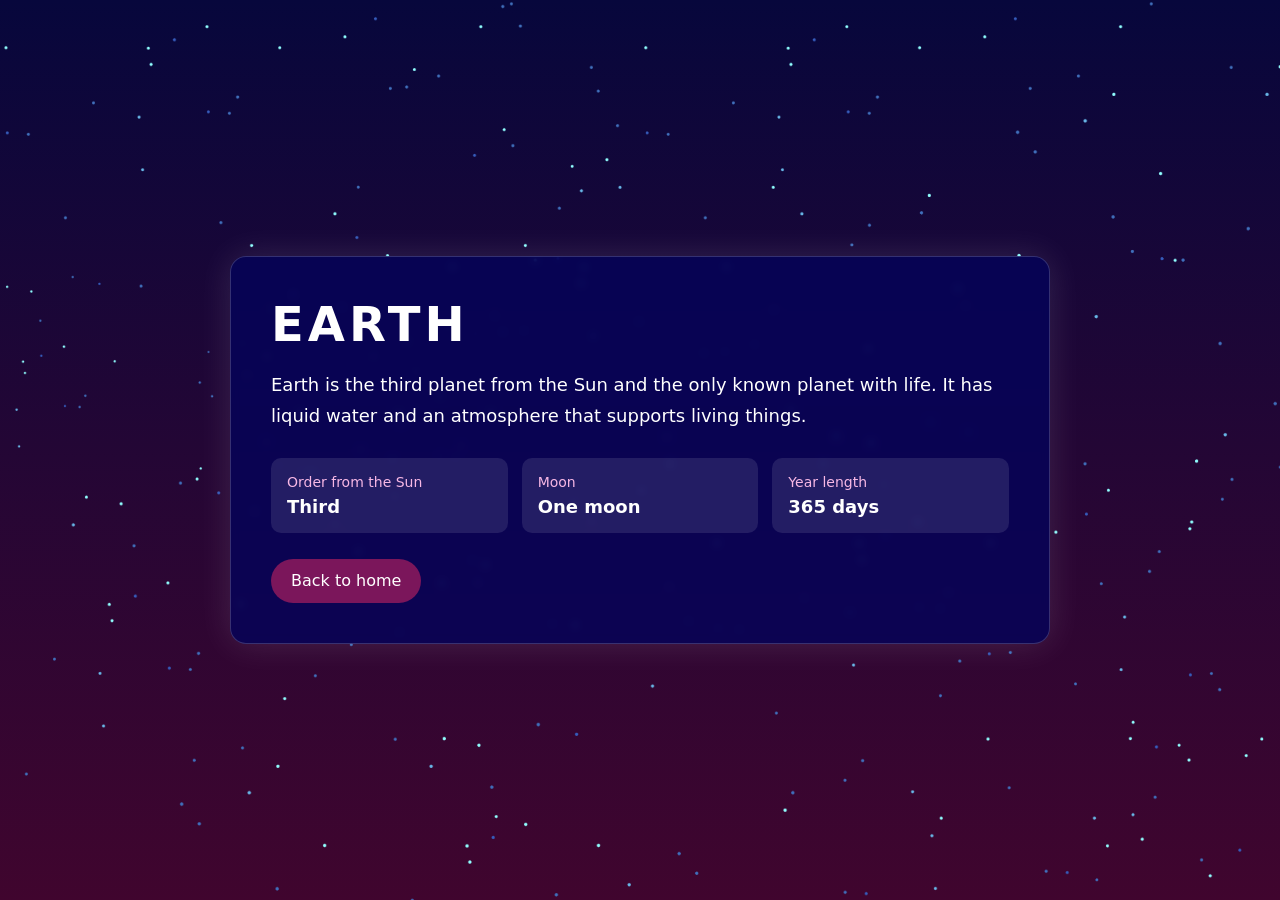
<file: pages/earth.html>
<!DOCTYPE html>
<html lang="en">
<head>
    <meta charset="UTF-8">
    <meta name="viewport" content="width=device-width, initial-scale=1.0">
    <link rel="stylesheet" href="../css/style.css">
    <title>Earth | MilkyWay</title>
</head>
<body class="planet-page">
<section>
    <div class="planet-card">
        <h1>Earth</h1>
        <p>Earth is the third planet from the Sun and the only known planet with life. It has liquid water and an atmosphere that supports living things.</p>
        <div class="facts">
            <div class="fact"><span>Order from the Sun</span><strong>Third</strong></div>
            <div class="fact"><span>Moon</span><strong>One moon</strong></div>
            <div class="fact"><span>Year length</span><strong>365 days</strong></div>
        </div>
        <a class="back-link" href="../index.html">Back to home</a>
    </div>
</section>
</body>
</html>
</file>
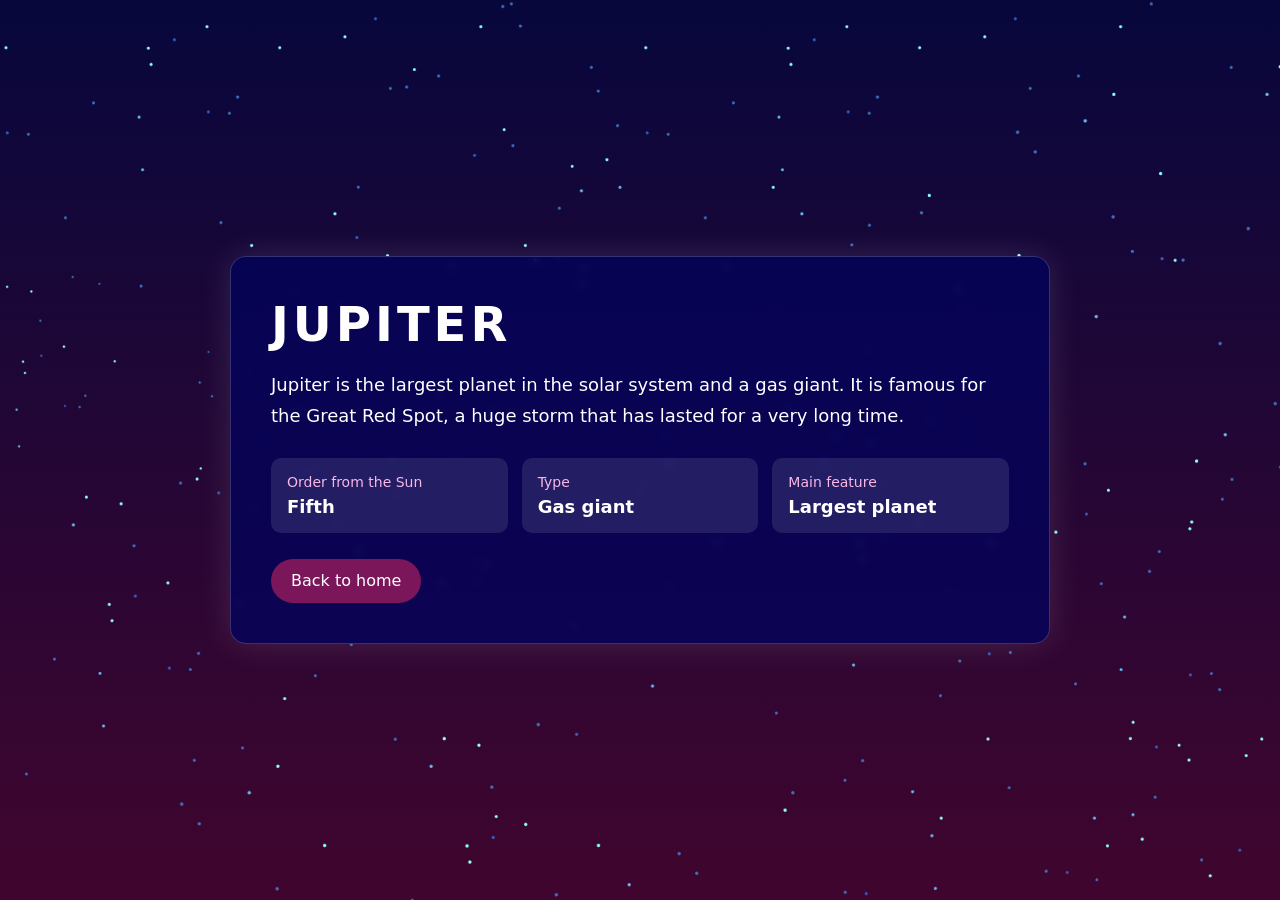
<file: pages/jupiter.html>
<!DOCTYPE html>
<html lang="en">
<head>
    <meta charset="UTF-8">
    <meta name="viewport" content="width=device-width, initial-scale=1.0">
    <link rel="stylesheet" href="../css/style.css">
    <title>Jupiter | MilkyWay</title>
</head>
<body class="planet-page">
<section>
    <div class="planet-card">
        <h1>Jupiter</h1>
        <p>Jupiter is the largest planet in the solar system and a gas giant. It is famous for the Great Red Spot, a huge storm that has lasted for a very long time.</p>
        <div class="facts">
            <div class="fact"><span>Order from the Sun</span><strong>Fifth</strong></div>
            <div class="fact"><span>Type</span><strong>Gas giant</strong></div>
            <div class="fact"><span>Main feature</span><strong>Largest planet</strong></div>
        </div>
        <a class="back-link" href="../index.html">Back to home</a>
    </div>
</section>
</body>
</html>
</file>
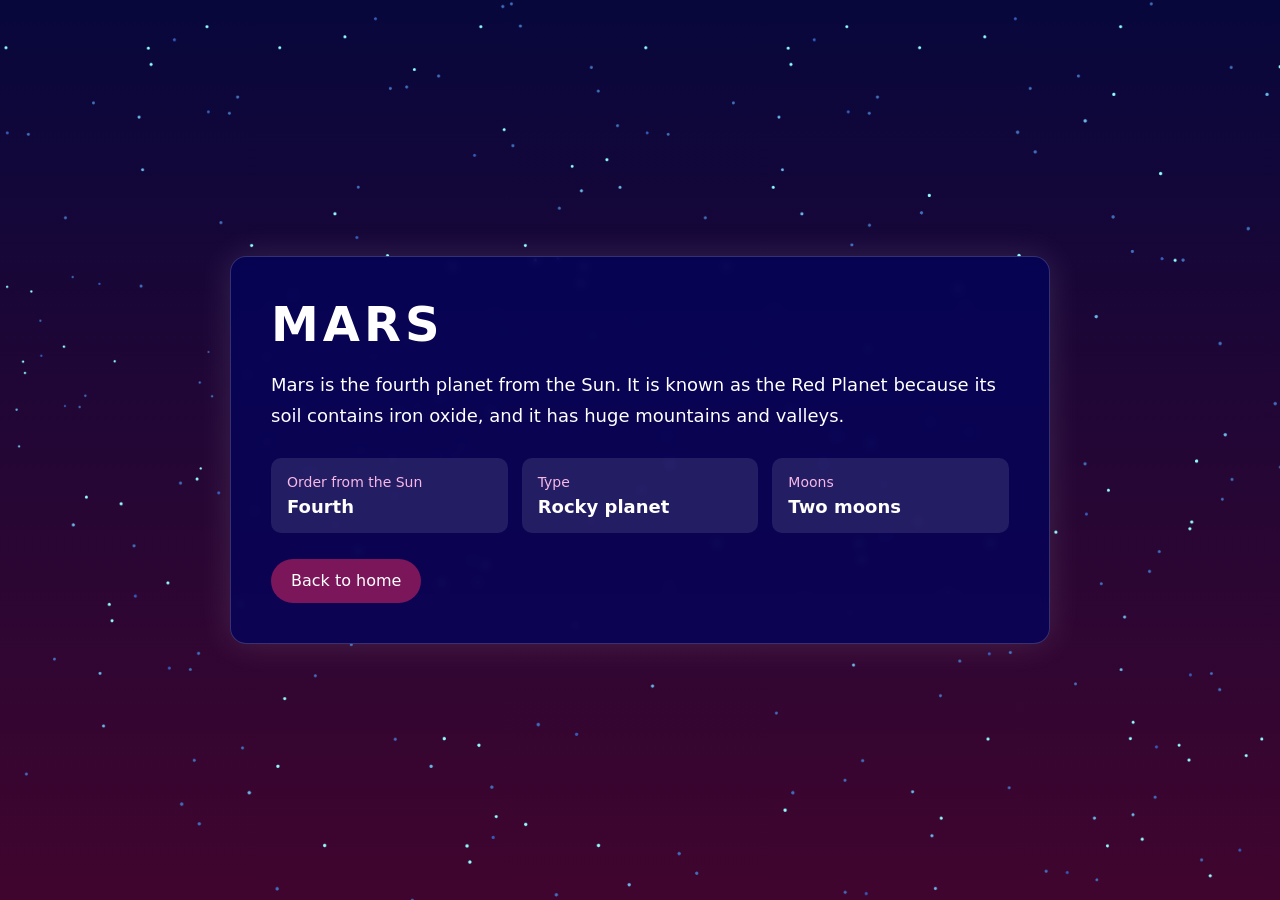
<file: pages/mars.html>
<!DOCTYPE html>
<html lang="en">
<head>
    <meta charset="UTF-8">
    <meta name="viewport" content="width=device-width, initial-scale=1.0">
    <link rel="stylesheet" href="../css/style.css">
    <title>Mars | MilkyWay</title>
</head>
<body class="planet-page">
<section>
    <div class="planet-card">
        <h1>Mars</h1>
        <p>Mars is the fourth planet from the Sun. It is known as the Red Planet because its soil contains iron oxide, and it has huge mountains and valleys.</p>
        <div class="facts">
            <div class="fact"><span>Order from the Sun</span><strong>Fourth</strong></div>
            <div class="fact"><span>Type</span><strong>Rocky planet</strong></div>
            <div class="fact"><span>Moons</span><strong>Two moons</strong></div>
        </div>
        <a class="back-link" href="../index.html">Back to home</a>
    </div>
</section>
</body>
</html>
</file>
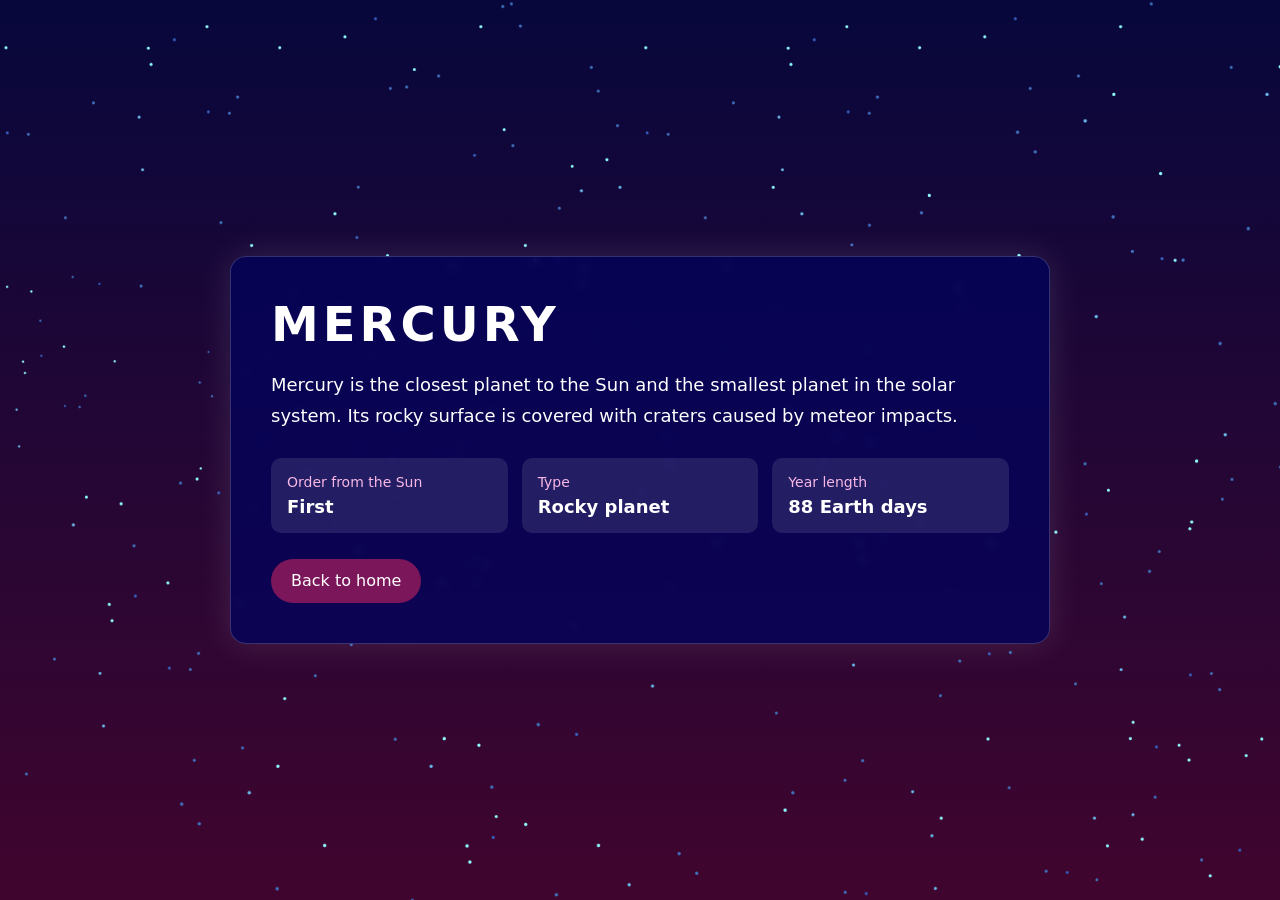
<file: pages/mercury.html>
<!DOCTYPE html>
<html lang="en">
<head>
    <meta charset="UTF-8">
    <meta name="viewport" content="width=device-width, initial-scale=1.0">
    <link rel="stylesheet" href="../css/style.css">
    <title>Mercury | MilkyWay</title>
</head>
<body class="planet-page">
<section>
    <div class="planet-card">
        <h1>Mercury</h1>
        <p>Mercury is the closest planet to the Sun and the smallest planet in the solar system. Its rocky surface is covered with craters caused by meteor impacts.</p>
        <div class="facts">
            <div class="fact"><span>Order from the Sun</span><strong>First</strong></div>
            <div class="fact"><span>Type</span><strong>Rocky planet</strong></div>
            <div class="fact"><span>Year length</span><strong>88 Earth days</strong></div>
        </div>
        <a class="back-link" href="../index.html">Back to home</a>
    </div>
</section>
</body>
</html>
</file>
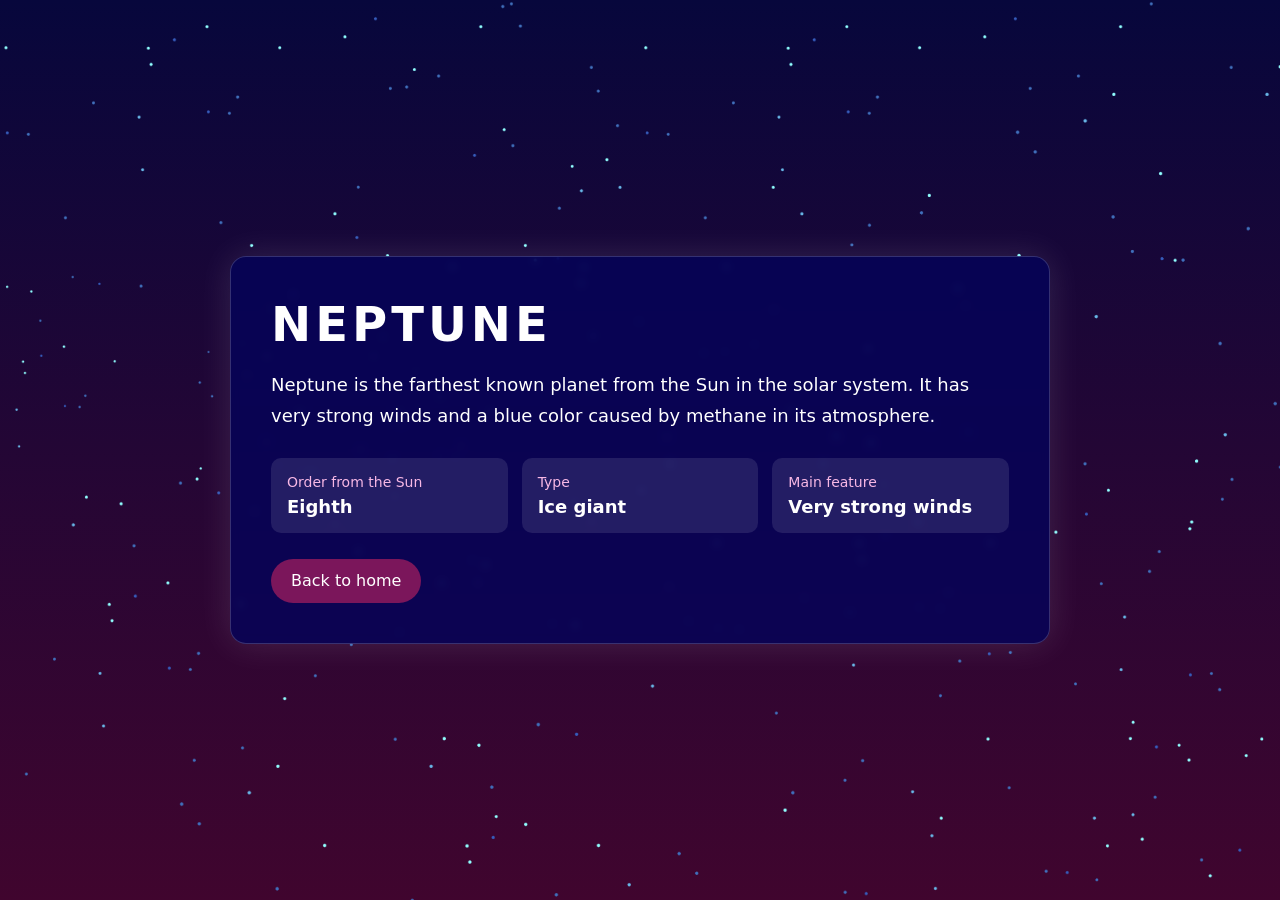
<file: pages/neptune.html>
<!DOCTYPE html>
<html lang="en">
<head>
    <meta charset="UTF-8">
    <meta name="viewport" content="width=device-width, initial-scale=1.0">
    <link rel="stylesheet" href="../css/style.css">
    <title>Neptune | MilkyWay</title>
</head>
<body class="planet-page">
<section>
    <div class="planet-card">
        <h1>Neptune</h1>
        <p>Neptune is the farthest known planet from the Sun in the solar system. It has very strong winds and a blue color caused by methane in its atmosphere.</p>
        <div class="facts">
            <div class="fact"><span>Order from the Sun</span><strong>Eighth</strong></div>
            <div class="fact"><span>Type</span><strong>Ice giant</strong></div>
            <div class="fact"><span>Main feature</span><strong>Very strong winds</strong></div>
        </div>
        <a class="back-link" href="../index.html">Back to home</a>
    </div>
</section>
</body>
</html>
</file>
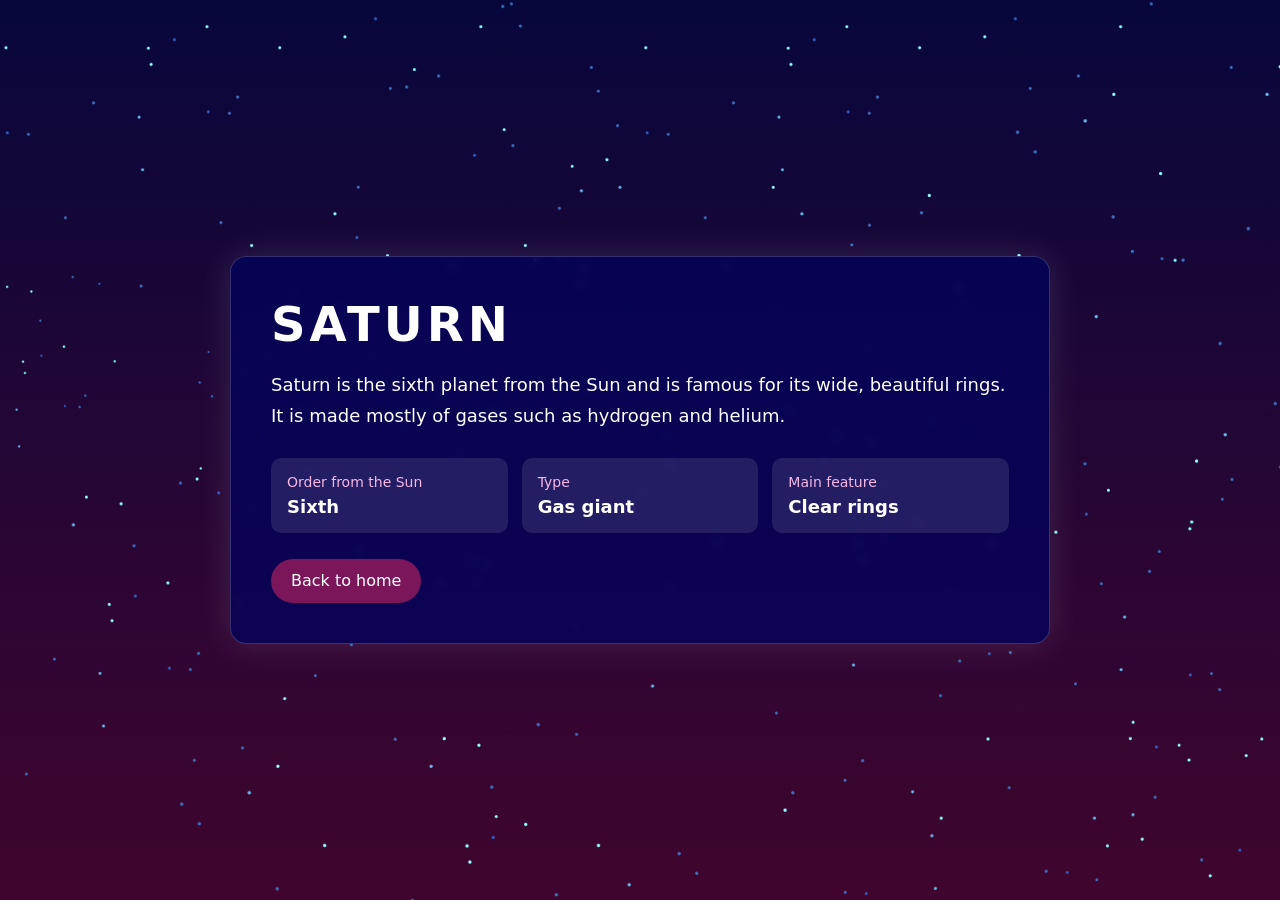
<file: pages/saturn.html>
<!DOCTYPE html>
<html lang="en">
<head>
    <meta charset="UTF-8">
    <meta name="viewport" content="width=device-width, initial-scale=1.0">
    <link rel="stylesheet" href="../css/style.css">
    <title>Saturn | MilkyWay</title>
</head>
<body class="planet-page">
<section>
    <div class="planet-card">
        <h1>Saturn</h1>
        <p>Saturn is the sixth planet from the Sun and is famous for its wide, beautiful rings. It is made mostly of gases such as hydrogen and helium.</p>
        <div class="facts">
            <div class="fact"><span>Order from the Sun</span><strong>Sixth</strong></div>
            <div class="fact"><span>Type</span><strong>Gas giant</strong></div>
            <div class="fact"><span>Main feature</span><strong>Clear rings</strong></div>
        </div>
        <a class="back-link" href="../index.html">Back to home</a>
    </div>
</section>
</body>
</html>
</file>
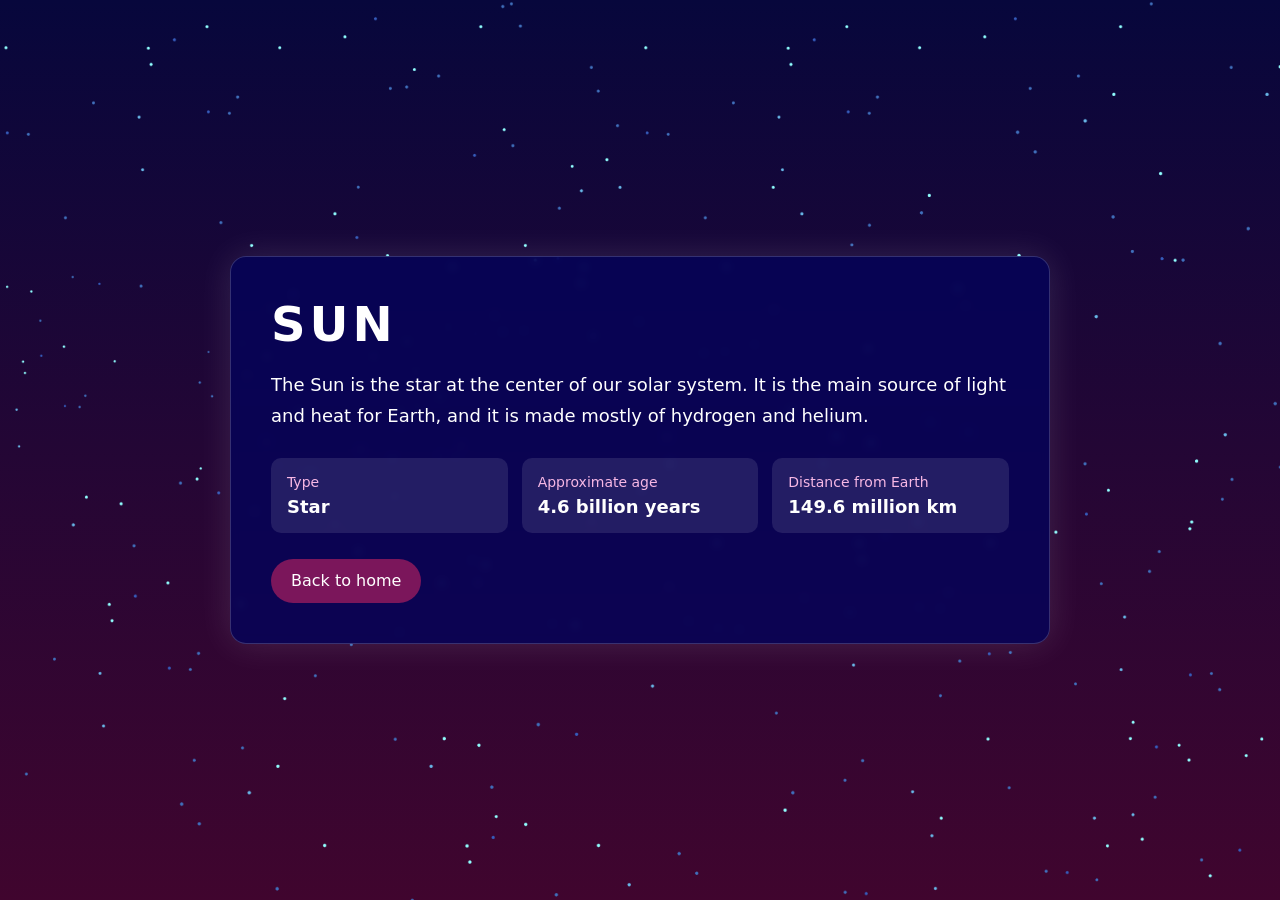
<file: pages/sun.html>
<!DOCTYPE html>
<html lang="en">
<head>
    <meta charset="UTF-8">
    <meta name="viewport" content="width=device-width, initial-scale=1.0">
    <link rel="stylesheet" href="../css/style.css">
    <title>Sun | MilkyWay</title>
</head>
<body class="planet-page">
<section>
    <div class="planet-card">
        <h1>Sun</h1>
        <p>The Sun is the star at the center of our solar system. It is the main source of light and heat for Earth, and it is made mostly of hydrogen and helium.</p>
        <div class="facts">
            <div class="fact"><span>Type</span><strong>Star</strong></div>
            <div class="fact"><span>Approximate age</span><strong>4.6 billion years</strong></div>
            <div class="fact"><span>Distance from Earth</span><strong>149.6 million km</strong></div>
        </div>
        <a class="back-link" href="../index.html">Back to home</a>
    </div>
</section>
</body>
</html>
</file>
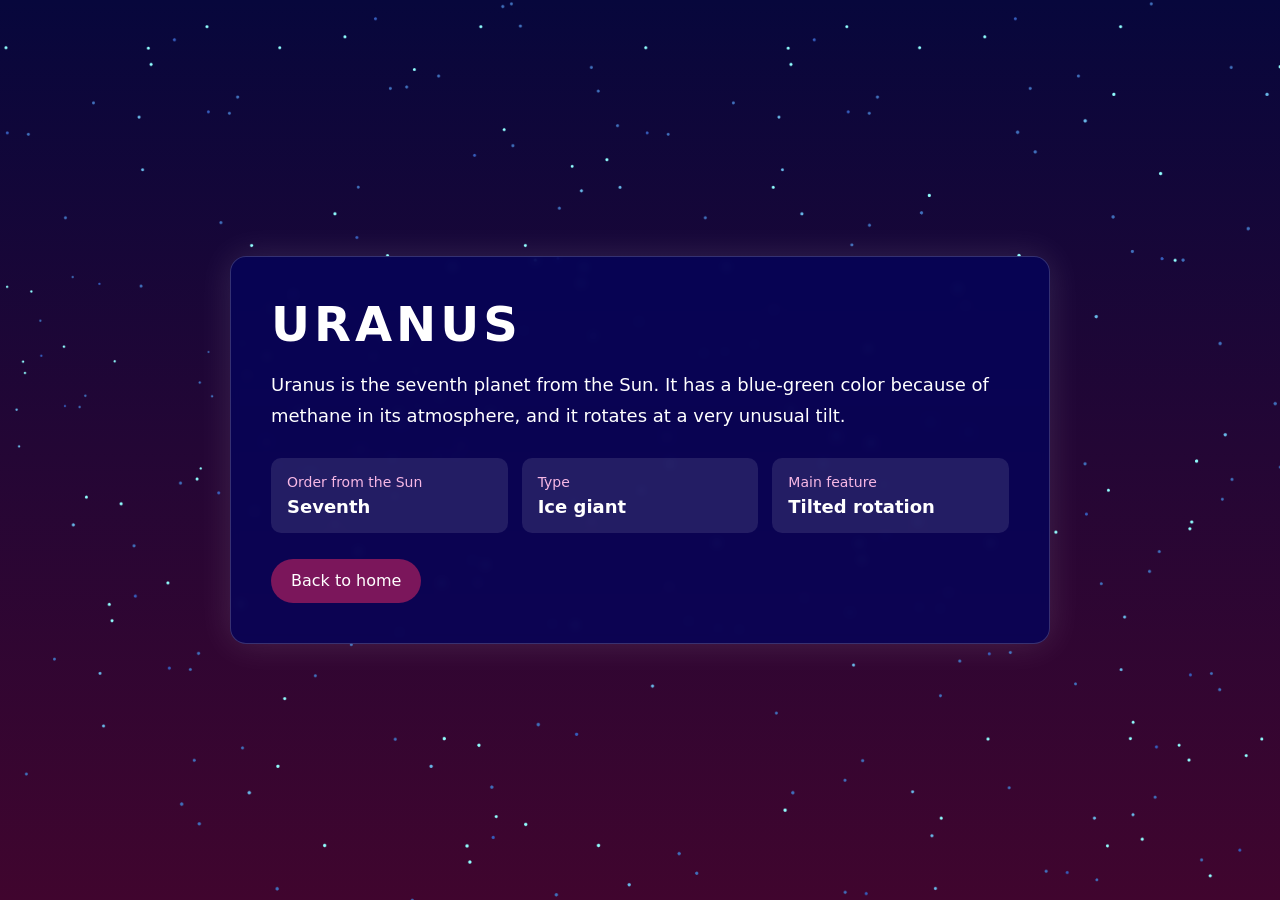
<file: pages/uranus.html>
<!DOCTYPE html>
<html lang="en">
<head>
    <meta charset="UTF-8">
    <meta name="viewport" content="width=device-width, initial-scale=1.0">
    <link rel="stylesheet" href="../css/style.css">
    <title>Uranus | MilkyWay</title>
</head>
<body class="planet-page">
<section>
    <div class="planet-card">
        <h1>Uranus</h1>
        <p>Uranus is the seventh planet from the Sun. It has a blue-green color because of methane in its atmosphere, and it rotates at a very unusual tilt.</p>
        <div class="facts">
            <div class="fact"><span>Order from the Sun</span><strong>Seventh</strong></div>
            <div class="fact"><span>Type</span><strong>Ice giant</strong></div>
            <div class="fact"><span>Main feature</span><strong>Tilted rotation</strong></div>
        </div>
        <a class="back-link" href="../index.html">Back to home</a>
    </div>
</section>
</body>
</html>
</file>
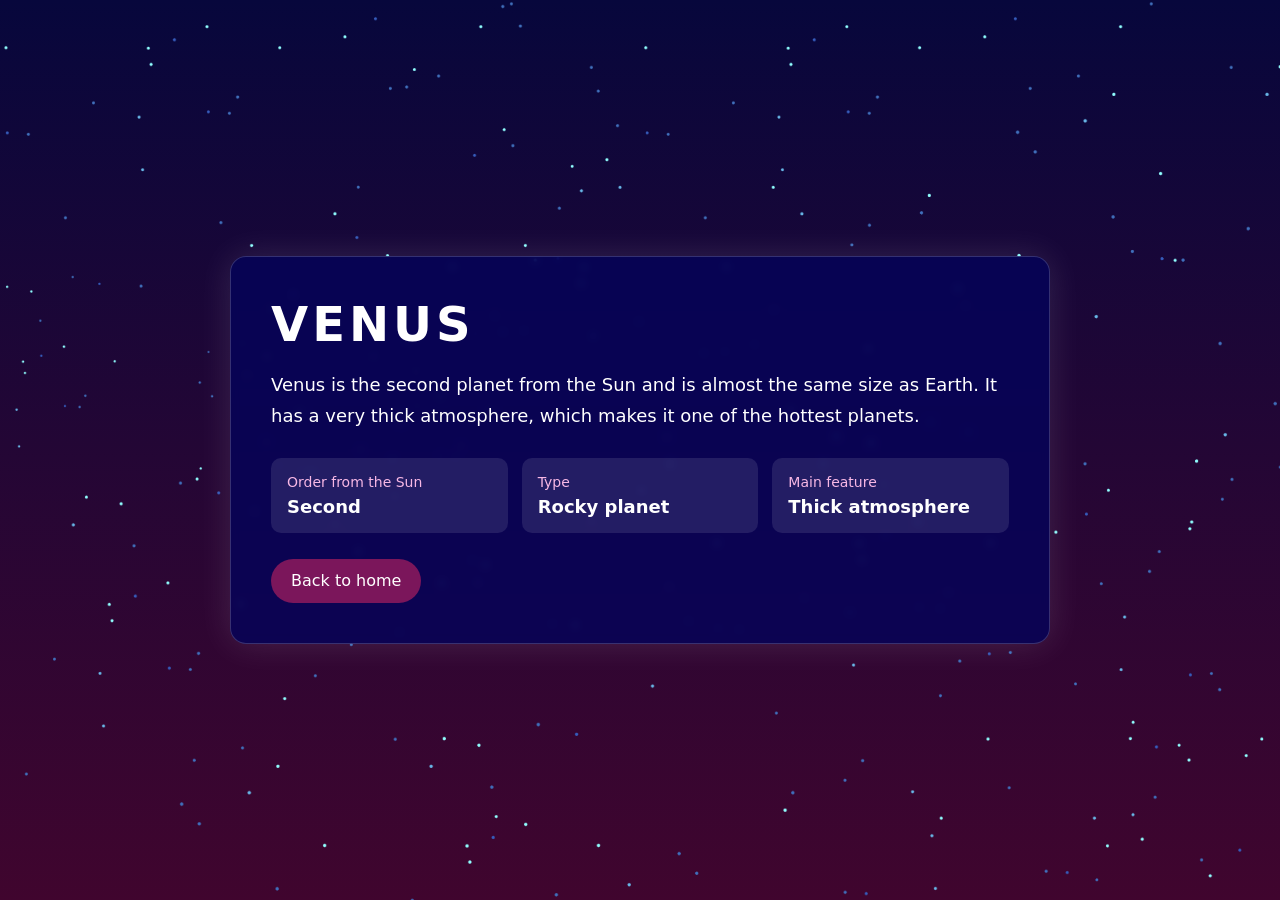
<file: pages/venus.html>
<!DOCTYPE html>
<html lang="en">
<head>
    <meta charset="UTF-8">
    <meta name="viewport" content="width=device-width, initial-scale=1.0">
    <link rel="stylesheet" href="../css/style.css">
    <title>Venus | MilkyWay</title>
</head>
<body class="planet-page">
<section>
    <div class="planet-card">
        <h1>Venus</h1>
        <p>Venus is the second planet from the Sun and is almost the same size as Earth. It has a very thick atmosphere, which makes it one of the hottest planets.</p>
        <div class="facts">
            <div class="fact"><span>Order from the Sun</span><strong>Second</strong></div>
            <div class="fact"><span>Type</span><strong>Rocky planet</strong></div>
            <div class="fact"><span>Main feature</span><strong>Thick atmosphere</strong></div>
        </div>
        <a class="back-link" href="../index.html">Back to home</a>
    </div>
</section>
</body>
</html>
</file>
<file: css/style.css>
* {
    box-sizing: border-box;
    margin: 0;
    padding: 0;
}

body {
    min-height: 100vh;
    min-height: 100svh;
    overflow-x: hidden;
    background: linear-gradient(#07073c, #40052e);
    font-family: system-ui, -apple-system, BlinkMacSystemFont, "Segoe UI", sans-serif;
}

section {
    display: flex;
    min-height: 100vh;
    min-height: 100svh;
    align-items: center;
    justify-content: center;
    padding: 32px 20px;
    background: url(../img/stars1.png) center / cover;
}

.planet-menu {
    width: min(100%, 380px);
    text-align: center;
}

.planet-menu li {
    margin: 14px 0;
    list-style: none;
}

.planet-menu li a {
    position: relative;
    z-index: 1;
    display: inline-flex;
    width: 130px;
    min-height: 44px;
    align-items: center;
    justify-content: center;
    padding: 6px 15px;
    border-radius: 20px;
    background: rgb(3, 3, 91);
    color: white;
    font-size: 20px;
    font-weight: 500;
    letter-spacing: 4px;
    text-decoration: none;
    text-transform: uppercase;
    transition: 0.5s;
}

.planet-menu li::after {
    position: absolute;
    left: 50%;
    color: white;
    content: attr(data-text);
    font-size: 80px;
    font-weight: 800;
    letter-spacing: 50px;
    opacity: 0;
    pointer-events: none;
    text-transform: uppercase;
    transform: translate(-50%, 50%);
    transition: 0.5s;
    white-space: nowrap;
}

.planet-menu li::before {
    position: absolute;
    left: 50%;
    width: 180px;
    height: 80px;
    border-radius: 50%;
    background: white;
    box-shadow: 0 0 80px orangered;
    content: "";
    opacity: 0;
    pointer-events: none;
    transform: translate(-50%, -120%);
    transition: 0.5s;
}

.planet-menu li a:focus-visible,
.back-link:focus-visible {
    outline: 3px solid #f7b8e5;
    outline-offset: 4px;
}

.planet-page {
    min-height: 100vh;
    min-height: 100svh;
    background: linear-gradient(#07073c, #40052e);
    color: white;
}

.planet-page section {
    min-height: 100vh;
    min-height: 100svh;
    height: auto;
    padding: 40px 24px;
}

.planet-card {
    width: min(100%, 820px);
    padding: clamp(24px, 5vw, 40px);
    border: 1px solid rgba(255, 255, 255, 0.18);
    border-radius: 16px;
    background: rgba(3, 3, 91, 0.78);
    box-shadow: 0 0 35px rgba(255, 255, 255, 0.12);
    backdrop-filter: blur(4px);
}

.planet-card h1 {
    margin-bottom: 16px;
    font-size: clamp(34px, 6vw, 48px);
    letter-spacing: clamp(2px, 0.6vw, 4px);
    line-height: 1.15;
    overflow-wrap: anywhere;
    text-transform: uppercase;
}

.planet-card p {
    margin-bottom: 22px;
    font-size: clamp(16px, 2.2vw, 18px);
    line-height: 1.75;
}

.facts {
    display: grid;
    grid-template-columns: repeat(auto-fit, minmax(180px, 1fr));
    gap: 14px;
    margin: 26px 0;
}

.fact {
    min-width: 0;
    padding: 16px;
    border-radius: 10px;
    background: rgba(255, 255, 255, 0.1);
}

.fact span {
    display: block;
    margin-bottom: 6px;
    color: #f7b8e5;
    font-size: 14px;
}

.fact strong {
    font-size: 18px;
    overflow-wrap: anywhere;
}

.back-link {
    display: inline-flex;
    min-height: 44px;
    align-items: center;
    justify-content: center;
    padding: 10px 20px;
    border-radius: 24px;
    background: #7b165b;
    color: white;
    text-decoration: none;
    transition: transform 0.3s, background-color 0.3s;
}

@media (hover: hover) and (pointer: fine) {
    .planet-menu:hover li a {
        opacity: 0;
    }

    .planet-menu li a:hover {
        background: #7b165b;
        opacity: 1;
        transform: scale(1.5);
    }

    .planet-menu li:hover::after {
        letter-spacing: 5px;
        opacity: 0.5;
    }

    .planet-menu li:hover::before {
        width: 80px;
        opacity: 0.5;
    }

    .back-link:hover {
        background: rgb(3, 3, 91);
        transform: translateY(-3px);
    }
}

/* Tablets and touch-friendly laptop screens */
@media (max-width: 1024px) {
    .planet-menu {
        display: grid;
        width: min(100%, 620px);
        grid-template-columns: repeat(2, minmax(0, 1fr));
        gap: 18px;
    }

    .planet-menu li {
        margin: 0;
    }

    .planet-menu li:last-child:nth-child(odd) {
        grid-column: 1 / -1;
    }

    .planet-menu li a {
        width: min(100%, 220px);
        padding: 11px 18px;
    }

}

/* Keep the original animated menu layout on devices with a real mouse. */
@media (min-width: 601px) and (max-width: 1024px) and (hover: hover) and (pointer: fine) {
    .planet-menu {
        display: block;
        width: min(100%, 380px);
    }

    .planet-menu li {
        margin: 14px 0;
    }

    .planet-menu li:last-child:nth-child(odd) {
        grid-column: auto;
    }

    .planet-menu li a {
        width: 130px;
        padding: 6px 15px;
    }
}

/* Prevent sticky hover effects only on touch devices. */
@media (hover: none), (pointer: coarse) {
    .planet-menu:hover li a {
        opacity: 1;
    }

    .planet-menu li::before,
    .planet-menu li::after {
        display: none;
    }
}

/* Phones */
@media (max-width: 600px) {
    section {
        padding: 24px 14px;
    }

    .planet-menu {
        gap: 12px;
    }

    .planet-menu li a {
        width: 100%;
        min-height: 48px;
        padding: 10px 8px;
        font-size: clamp(12px, 4vw, 16px);
        letter-spacing: clamp(1px, 0.7vw, 2px);
    }

    .planet-menu li:last-child:nth-child(odd) a {
        width: calc(50% - 6px);
    }

    .planet-page section {
        align-items: flex-start;
        padding: 20px 12px;
    }

    .planet-card {
        padding: 22px 18px;
        border-radius: 12px;
    }

    .planet-card h1 {
        font-size: clamp(30px, 10vw, 38px);
    }

    .planet-card p {
        line-height: 1.65;
    }

    .facts {
        grid-template-columns: 1fr;
        gap: 10px;
        margin: 22px 0;
    }

    .fact {
        padding: 14px;
    }

    .back-link {
        width: 100%;
    }
}

/* Short phones and tablets in landscape orientation */
@media (max-height: 500px) and (orientation: landscape) {
    body:not(.planet-page) section {
        align-items: flex-start;
        padding-block: 16px;
    }

    .planet-menu {
        display: grid;
        width: min(100%, 760px);
        grid-template-columns: repeat(3, minmax(0, 1fr));
        gap: 10px;
    }

    .planet-menu li:last-child:nth-child(odd) {
        grid-column: auto;
    }

    .planet-menu li a,
    .planet-menu li:last-child:nth-child(odd) a {
        width: 100%;
        min-height: 42px;
    }
}

@media (prefers-reduced-motion: reduce) {
    *,
    *::before,
    *::after {
        scroll-behavior: auto !important;
        transition-duration: 0.01ms !important;
    }
}
</file>
